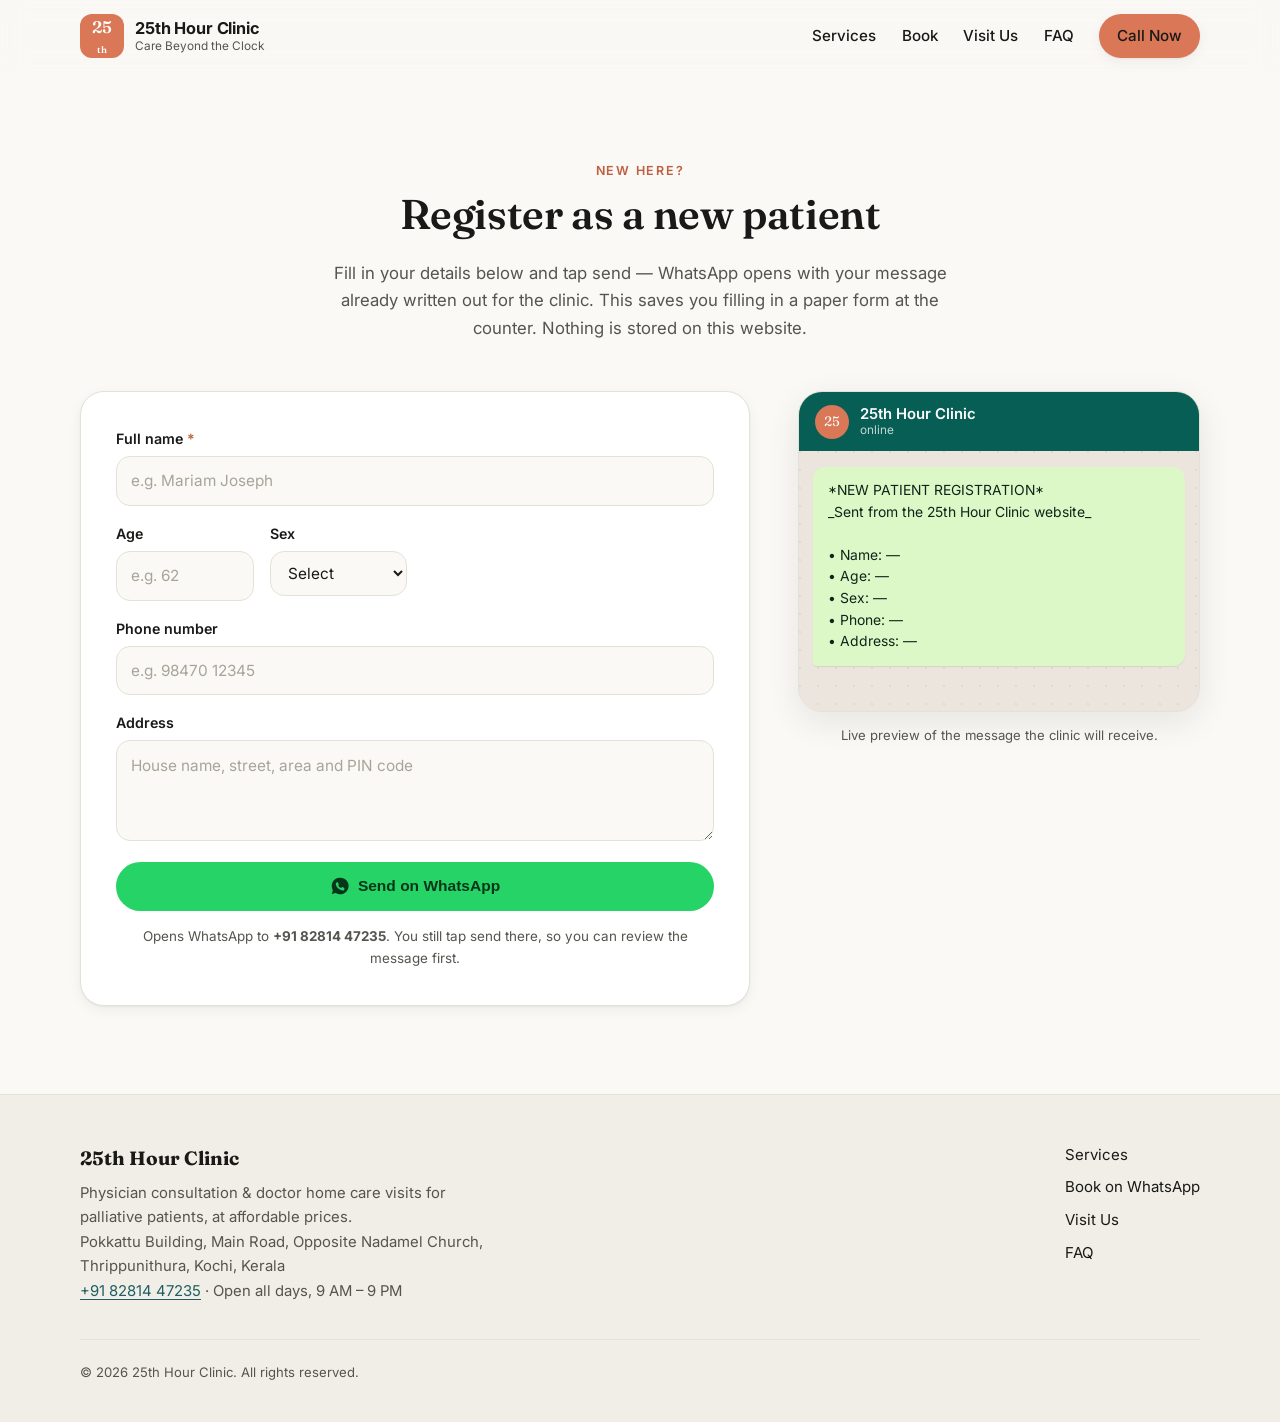
<file: new-patient/index.html>
<!DOCTYPE html>
<html lang="en">
<head>
<meta charset="utf-8">
<meta name="viewport" content="width=device-width, initial-scale=1">
<title>New Patient Registration — 25th Hour Clinic</title>
<meta name="description" content="Register as a new patient at 25th Hour Clinic, Thrippunithura. Fill in your details and send them to the clinic on WhatsApp before your visit.">
<meta name="robots" content="noindex, follow">
<meta name="theme-color" content="#D97757">

<link rel="canonical" href="https://25hourclinic.org/new-patient/">
<meta property="og:type" content="website">
<meta property="og:title" content="New Patient Registration — 25th Hour Clinic">
<meta property="og:description" content="Fill in your details and send them to the clinic on WhatsApp before your visit.">
<meta property="og:url" content="https://25hourclinic.org/new-patient/">

<link rel="preconnect" href="https://fonts.googleapis.com">
<link rel="preconnect" href="https://fonts.gstatic.com" crossorigin>
<link href="https://fonts.googleapis.com/css2?family=Fraunces:opsz,wght@9..144,400;9..144,600&family=Inter:wght@400;500;600;700&display=swap" rel="stylesheet">
<link rel="stylesheet" href="../assets/css/styles.css">
<link rel="icon" href="data:image/svg+xml,<svg xmlns='http://www.w3.org/2000/svg' viewBox='0 0 100 100'><rect width='100' height='100' rx='22' fill='%23D97757'/><path d='M50 26v48M26 50h48' stroke='white' stroke-width='12' stroke-linecap='round'/></svg>">
</head>
<body>

<a class="skip-link" href="#main">Skip to content</a>

<header class="site-header" id="top">
  <div class="wrap header-inner">
    <a class="brand" href="../">
      <span class="brand-mark" aria-hidden="true">25<sup>th</sup></span>
      <span class="brand-text">
        <strong>25th Hour Clinic</strong>
        <small>Care Beyond the Clock</small>
      </span>
    </a>

    <button class="nav-toggle" aria-expanded="false" aria-controls="site-nav" aria-label="Open menu">
      <span></span><span></span><span></span>
    </button>

    <nav class="site-nav" id="site-nav">
      <a href="../#services">Services</a>
      <a href="../#book">Book</a>
      <a href="../#visit">Visit Us</a>
      <a href="../#faq">FAQ</a>
      <a class="btn btn-primary btn-sm" href="tel:+918281447235">Call Now</a>
    </nav>
  </div>
</header>

<main id="main">

  <section class="section" id="new-patient">
    <div class="wrap">
      <header class="section-head">
        <p class="eyebrow">New here?</p>
        <h2>Register as a new patient</h2>
        <p class="section-sub">
          Fill in your details below and tap send — WhatsApp opens with your
          message already written out for the clinic. This saves you filling
          in a paper form at the counter. Nothing is stored on this website.
        </p>
      </header>

      <div class="booking">
        <form class="booking-form" id="new-patient-form" novalidate>

          <div class="field-grid">
            <p class="field field-full">
              <label for="np-name">Full name <span class="req" aria-hidden="true">*</span></label>
              <input type="text" id="np-name" name="name" required autocomplete="name" placeholder="e.g. Mariam Joseph">
            </p>

            <p class="field field-sm">
              <label for="np-age">Age</label>
              <input type="number" id="np-age" name="age" min="0" max="120" inputmode="numeric" placeholder="e.g. 62">
            </p>

            <p class="field field-sm">
              <label for="np-sex">Sex</label>
              <select id="np-sex" name="sex">
                <option value="">Select</option>
                <option>Male</option>
                <option>Female</option>
                <option>Other</option>
              </select>
            </p>

            <p class="field field-full">
              <label for="np-phone">Phone number</label>
              <input type="tel" id="np-phone" name="phone" inputmode="tel"
                     autocomplete="tel" placeholder="e.g. 98470 12345">
            </p>

            <p class="field field-full">
              <label for="np-address">Address</label>
              <textarea id="np-address" name="address" rows="3"
                placeholder="House name, street, area and PIN code"></textarea>
            </p>
          </div>

          <p class="form-error" id="np-form-error" role="alert" hidden></p>

          <button type="submit" class="btn btn-whatsapp btn-block">
            <svg viewBox="0 0 24 24" aria-hidden="true" class="wa-icon"><path d="M12 2a10 10 0 0 0-8.6 15l-1.3 4.7 4.8-1.3A10 10 0 1 0 12 2zm5.3 14.1c-.2.6-1.2 1.2-1.7 1.2-.5.1-1 .1-1.6-.1-.4-.1-.9-.3-1.5-.6-2.6-1.1-4.3-3.8-4.5-4-.1-.2-1-1.4-1-2.6s.6-1.8.9-2.1c.2-.2.5-.3.7-.3h.5c.2 0 .4 0 .6.5l.8 1.9c.1.2 0 .4-.1.5l-.3.4c-.1.1-.3.3-.1.6.1.2.6 1 1.3 1.6.9.8 1.6 1 1.9 1.2.2.1.4 0 .5-.1l.6-.8c.2-.2.3-.2.6-.1l1.8.9c.2.1.4.2.5.3.1.2.1.6-.1 1.2z"/></svg>
            Send on WhatsApp
          </button>

          <p class="form-foot">
            Opens WhatsApp to <strong>+91 82814 47235</strong>. You still tap send there,
            so you can review the message first.
          </p>
        </form>

        <aside class="booking-preview">
          <div class="phone-preview">
            <div class="phone-bar">
              <span class="phone-avatar" aria-hidden="true">25</span>
              <span class="phone-name">25th Hour Clinic<small>online</small></span>
            </div>
            <div class="phone-body">
              <div class="bubble" id="np-message-preview">Fill the form to see your message.</div>
            </div>
          </div>
          <p class="preview-note">Live preview of the message the clinic will receive.</p>
        </aside>
      </div>
    </div>
  </section>

</main>

<footer class="site-footer">
  <div class="wrap footer-inner">
    <div class="footer-brand">
      <strong>25th Hour Clinic</strong>
      <p>Physician consultation &amp; doctor home care visits for palliative patients, at affordable prices.</p>
      <p class="footer-contact">
        Pokkattu Building, Main Road, Opposite Nadamel Church, Thrippunithura, Kochi, Kerala<br>
        <a href="tel:+918281447235">+91 82814 47235</a> &middot; Open all days, 9 AM – 9 PM
      </p>
    </div>
    <nav class="footer-nav" aria-label="Footer">
      <a href="../#services">Services</a>
      <a href="../#book">Book on WhatsApp</a>
      <a href="../#visit">Visit Us</a>
      <a href="../#faq">FAQ</a>
    </nav>
  </div>
  <div class="wrap footer-legal">
    <p>&copy; <span id="year">2026</span> 25th Hour Clinic. All rights reserved.</p>
  </div>
</footer>

<div class="fab-bar">
  <a class="fab fab-call" href="tel:+918281447235" aria-label="Call the clinic">
    <svg viewBox="0 0 24 24" aria-hidden="true"><path d="M6.6 10.8a15 15 0 0 0 6.6 6.6l2.2-2.2a1 1 0 0 1 1-.25 11.4 11.4 0 0 0 3.6.58 1 1 0 0 1 1 1V20a1 1 0 0 1-1 1A17 17 0 0 1 3 4a1 1 0 0 1 1-1h3.5a1 1 0 0 1 1 1 11.4 11.4 0 0 0 .58 3.6 1 1 0 0 1-.25 1z"/></svg>
    <span>Call</span>
  </a>
  <a class="fab fab-whatsapp" href="https://wa.me/918281447235" target="_blank" rel="noopener" aria-label="Message the clinic on WhatsApp">
    <svg viewBox="0 0 24 24" aria-hidden="true"><path d="M12 2a10 10 0 0 0-8.6 15l-1.3 4.7 4.8-1.3A10 10 0 1 0 12 2zm5.3 14.1c-.2.6-1.2 1.2-1.7 1.2-.5.1-1 .1-1.6-.1-.4-.1-.9-.3-1.5-.6-2.6-1.1-4.3-3.8-4.5-4-.1-.2-1-1.4-1-2.6s.6-1.8.9-2.1c.2-.2.5-.3.7-.3h.5c.2 0 .4 0 .6.5l.8 1.9c.1.2 0 .4-.1.5l-.3.4c-.1.1-.3.3-.1.6.1.2.6 1 1.3 1.6.9.8 1.6 1 1.9 1.2.2.1.4 0 .5-.1l.6-.8c.2-.2.3-.2.6-.1l1.8.9c.2.1.4.2.5.3.1.2.1.6-.1 1.2z"/></svg>
    <span>WhatsApp</span>
  </a>
</div>

<script src="../assets/js/main.js" defer></script>
<script>
(function () {
  "use strict";
  var CLINIC_WA = "918281447235";
  var form = document.getElementById("new-patient-form");
  if (!form) return;

  var preview = document.getElementById("np-message-preview");
  var errorBox = document.getElementById("np-form-error");

  var val = function (name) {
    var el = form.elements[name];
    if (!el) return "";
    return el.value
      .trim()
      .replace(/\s*\n+\s*/g, function (match, offset, whole) {
        return /[.,;:!?—-]$/.test(whole.slice(0, offset).trim()) ? " " : ", ";
      })
      .replace(/[ \t]{2,}/g, " ");
  };

  var buildMessage = function () {
    var age = val("age");
    var sex = val("sex");
    var lines = [
      "*NEW PATIENT REGISTRATION*",
      "_Sent from the 25th Hour Clinic website_",
      "",
      "• Name: " + (val("name") || "—"),
      "• Age: " + (age || "—"),
      "• Sex: " + (sex || "—"),
      "• Phone: " + (val("phone") || "—"),
      "• Address: " + (val("address") || "—")
    ];
    return lines.join("\n");
  };

  var refreshPreview = function () {
    preview.textContent = buildMessage();
  };

  form.addEventListener("input", refreshPreview);

  form.addEventListener("submit", function (e) {
    e.preventDefault();

    if (!form.checkValidity()) {
      form.classList.add("was-validated");
      var firstInvalid = form.querySelector("input:invalid, select:invalid, textarea:invalid");
      errorBox.textContent = "Please enter your full name before sending.";
      errorBox.hidden = false;
      if (firstInvalid) firstInvalid.focus({ preventScroll: false });
      return;
    }
    errorBox.hidden = true;

    var url = "https://wa.me/" + CLINIC_WA + "?text=" + encodeURIComponent(buildMessage());
    window.open(url, "_blank", "noopener");
  });

  refreshPreview();
})();
</script>
</body>
</html>
</file>
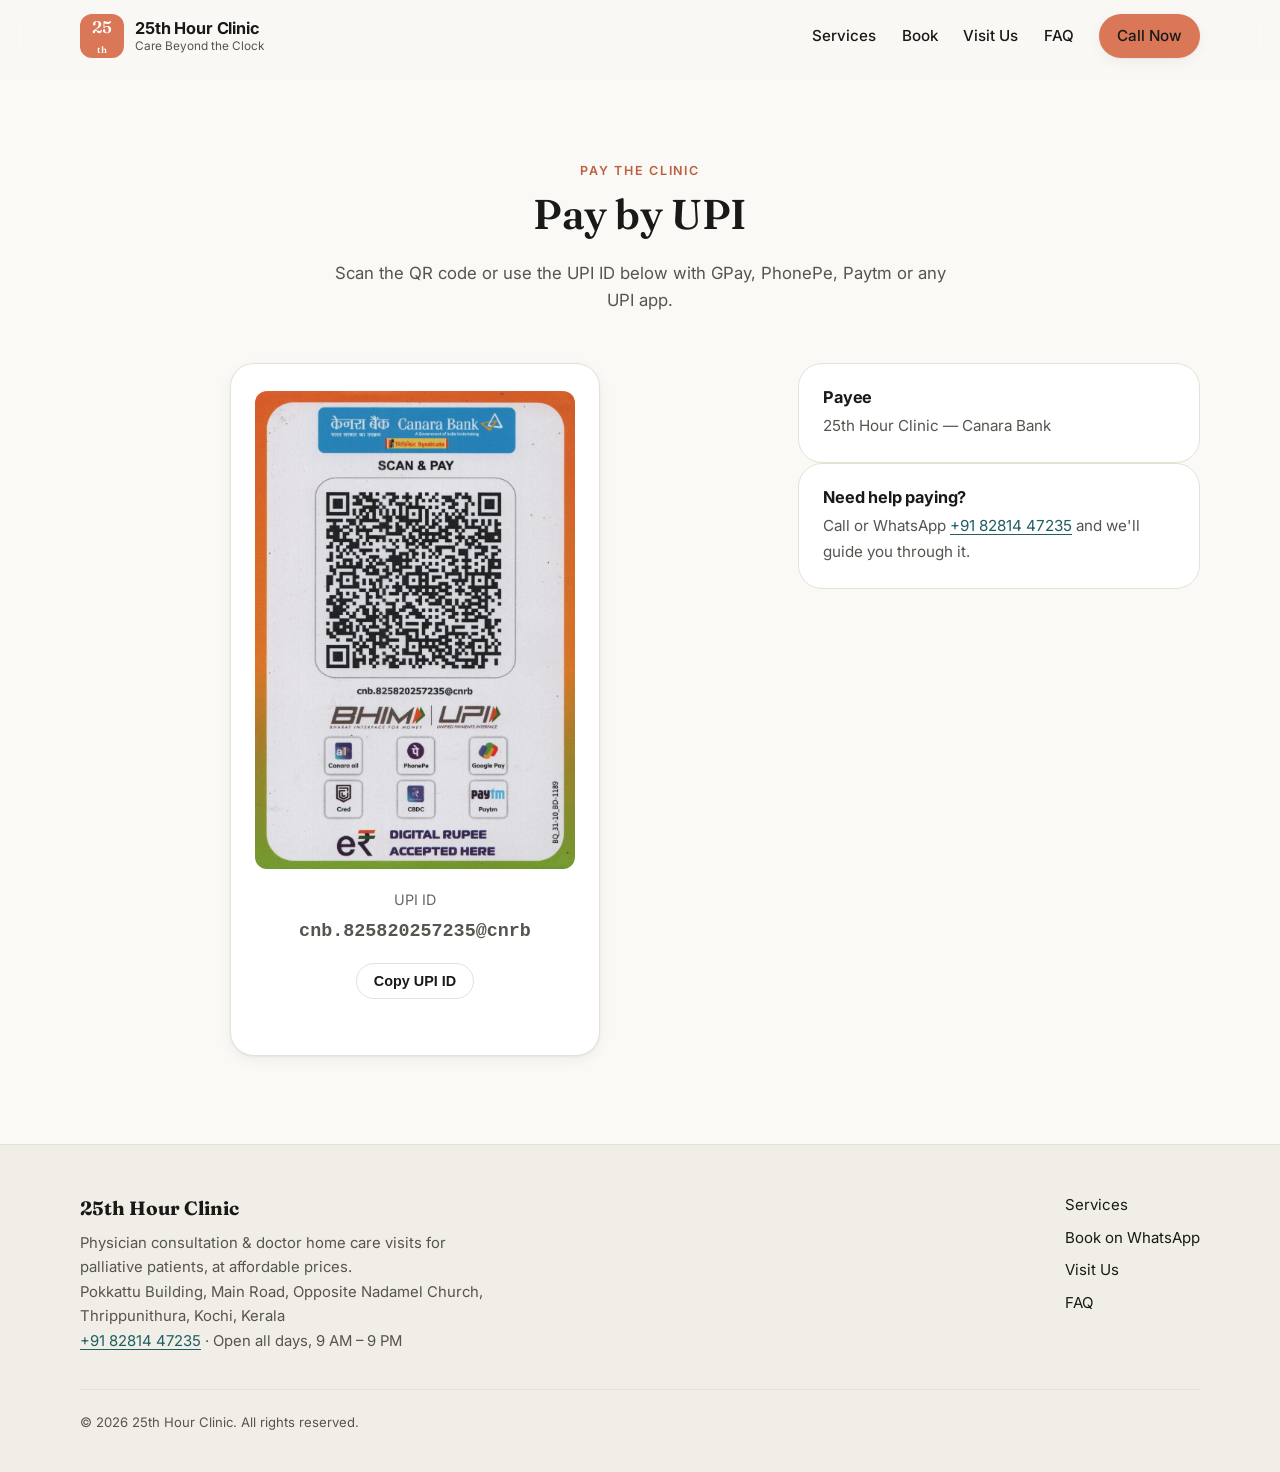
<file: payments/index.html>
<!DOCTYPE html>
<html lang="en">
<head>
<meta charset="utf-8">
<meta name="viewport" content="width=device-width, initial-scale=1">
<title>Pay at 25th Hour Clinic — UPI &amp; QR Code | Thrippunithura</title>
<meta name="description" content="Pay 25th Hour Clinic instantly by UPI. Scan the QR code or pay to UPI ID cnb.825820257235@cnrb using GPay, PhonePe, Paytm or any UPI app.">
<meta name="robots" content="noindex, follow">
<meta name="theme-color" content="#D97757">

<link rel="canonical" href="https://25hourclinic.org/payments/">
<meta property="og:type" content="website">
<meta property="og:title" content="Pay 25th Hour Clinic — UPI &amp; QR Code">
<meta property="og:description" content="Scan the QR code or pay to UPI ID cnb.825820257235@cnrb.">
<meta property="og:url" content="https://25hourclinic.org/payments/">
<meta property="og:image" content="https://25hourclinic.org/assets/img/clinic-payment-qrcode.jpeg">

<link rel="preconnect" href="https://fonts.googleapis.com">
<link rel="preconnect" href="https://fonts.gstatic.com" crossorigin>
<link href="https://fonts.googleapis.com/css2?family=Fraunces:opsz,wght@9..144,400;9..144,600&family=Inter:wght@400;500;600;700&display=swap" rel="stylesheet">
<link rel="stylesheet" href="../assets/css/styles.css">
<link rel="icon" href="data:image/svg+xml,<svg xmlns='http://www.w3.org/2000/svg' viewBox='0 0 100 100'><rect width='100' height='100' rx='22' fill='%23D97757'/><path d='M50 26v48M26 50h48' stroke='white' stroke-width='12' stroke-linecap='round'/></svg>">
</head>
<body>

<a class="skip-link" href="#main">Skip to content</a>

<header class="site-header" id="top">
  <div class="wrap header-inner">
    <a class="brand" href="../">
      <span class="brand-mark" aria-hidden="true">25<sup>th</sup></span>
      <span class="brand-text">
        <strong>25th Hour Clinic</strong>
        <small>Care Beyond the Clock</small>
      </span>
    </a>

    <button class="nav-toggle" aria-expanded="false" aria-controls="site-nav" aria-label="Open menu">
      <span></span><span></span><span></span>
    </button>

    <nav class="site-nav" id="site-nav">
      <a href="../#services">Services</a>
      <a href="../#book">Book</a>
      <a href="../#visit">Visit Us</a>
      <a href="../#faq">FAQ</a>
      <a class="btn btn-primary btn-sm" href="tel:+918281447235">Call Now</a>
    </nav>
  </div>
</header>

<main id="main">

  <section class="section" id="payments">
    <div class="wrap">
      <header class="section-head">
        <p class="eyebrow">Pay the clinic</p>
        <h2>Pay by UPI</h2>
        <p class="section-sub">Scan the QR code or use the UPI ID below with GPay, PhonePe, Paytm or any UPI app.</p>
      </header>

      <div class="booking">
        <div class="card" style="text-align:center; max-width: 380px; margin-inline:auto;">
          <img src="../assets/img/clinic-payment-qrcode.jpeg"
               alt="UPI QR code for 25th Hour Clinic — Canara Bank, scan and pay"
               width="857" height="1280"
               style="width:100%; max-width:320px; height:auto; border-radius: 12px; margin: 0 auto 1.2rem; display:block;">

          <p style="margin: 0 0 .3rem; font-size:.9rem; color: var(--muted, #666);">UPI ID</p>
          <p style="font-family: monospace; font-size: 1.15rem; font-weight:600; margin: 0 0 1rem; word-break: break-all;" id="upi-id">cnb.825820257235@cnrb</p>

          <button type="button" class="btn btn-ghost btn-sm" id="copy-upi">Copy UPI ID</button>
          <p id="copy-status" role="status" style="min-height:1.4em; margin:.6rem 0 0; font-size:.85rem; color: var(--clay-deep);"></p>
        </div>

        <aside class="booking-preview">
          <div class="note">
            <h4>Payee</h4>
            <p>25th Hour Clinic — Canara Bank</p>
          </div>
          <div class="note">
            <h4>Need help paying?</h4>
            <p>Call or WhatsApp <a href="tel:+918281447235">+91 82814 47235</a> and we'll guide you through it.</p>
          </div>
        </aside>
      </div>
    </div>
  </section>

</main>

<footer class="site-footer">
  <div class="wrap footer-inner">
    <div class="footer-brand">
      <strong>25th Hour Clinic</strong>
      <p>Physician consultation &amp; doctor home care visits for palliative patients, at affordable prices.</p>
      <p class="footer-contact">
        Pokkattu Building, Main Road, Opposite Nadamel Church, Thrippunithura, Kochi, Kerala<br>
        <a href="tel:+918281447235">+91 82814 47235</a> &middot; Open all days, 9 AM – 9 PM
      </p>
    </div>
    <nav class="footer-nav" aria-label="Footer">
      <a href="../#services">Services</a>
      <a href="../#book">Book on WhatsApp</a>
      <a href="../#visit">Visit Us</a>
      <a href="../#faq">FAQ</a>
    </nav>
  </div>
  <div class="wrap footer-legal">
    <p>&copy; <span id="year">2026</span> 25th Hour Clinic. All rights reserved.</p>
  </div>
</footer>

<div class="fab-bar">
  <a class="fab fab-call" href="tel:+918281447235" aria-label="Call the clinic">
    <svg viewBox="0 0 24 24" aria-hidden="true"><path d="M6.6 10.8a15 15 0 0 0 6.6 6.6l2.2-2.2a1 1 0 0 1 1-.25 11.4 11.4 0 0 0 3.6.58 1 1 0 0 1 1 1V20a1 1 0 0 1-1 1A17 17 0 0 1 3 4a1 1 0 0 1 1-1h3.5a1 1 0 0 1 1 1 11.4 11.4 0 0 0 .58 3.6 1 1 0 0 1-.25 1z"/></svg>
    <span>Call</span>
  </a>
  <a class="fab fab-whatsapp" href="https://wa.me/918281447235" target="_blank" rel="noopener" aria-label="Message the clinic on WhatsApp">
    <svg viewBox="0 0 24 24" aria-hidden="true"><path d="M12 2a10 10 0 0 0-8.6 15l-1.3 4.7 4.8-1.3A10 10 0 1 0 12 2zm5.3 14.1c-.2.6-1.2 1.2-1.7 1.2-.5.1-1 .1-1.6-.1-.4-.1-.9-.3-1.5-.6-2.6-1.1-4.3-3.8-4.5-4-.1-.2-1-1.4-1-2.6s.6-1.8.9-2.1c.2-.2.5-.3.7-.3h.5c.2 0 .4 0 .6.5l.8 1.9c.1.2 0 .4-.1.5l-.3.4c-.1.1-.3.3-.1.6.1.2.6 1 1.3 1.6.9.8 1.6 1 1.9 1.2.2.1.4 0 .5-.1l.6-.8c.2-.2.3-.2.6-.1l1.8.9c.2.1.4.2.5.3.1.2.1.6-.1 1.2z"/></svg>
    <span>WhatsApp</span>
  </a>
</div>

<script src="../assets/js/main.js" defer></script>
<script>
(function () {
  "use strict";
  var btn = document.getElementById("copy-upi");
  var status = document.getElementById("copy-status");
  var upiId = document.getElementById("upi-id").textContent.trim();
  if (!btn) return;
  btn.addEventListener("click", function () {
    var done = function () { status.textContent = "Copied!"; };
    var fail = function () { status.textContent = upiId; };
    if (navigator.clipboard && navigator.clipboard.writeText) {
      navigator.clipboard.writeText(upiId).then(done, fail);
    } else {
      fail();
    }
  });
})();
</script>
</body>
</html>
</file>
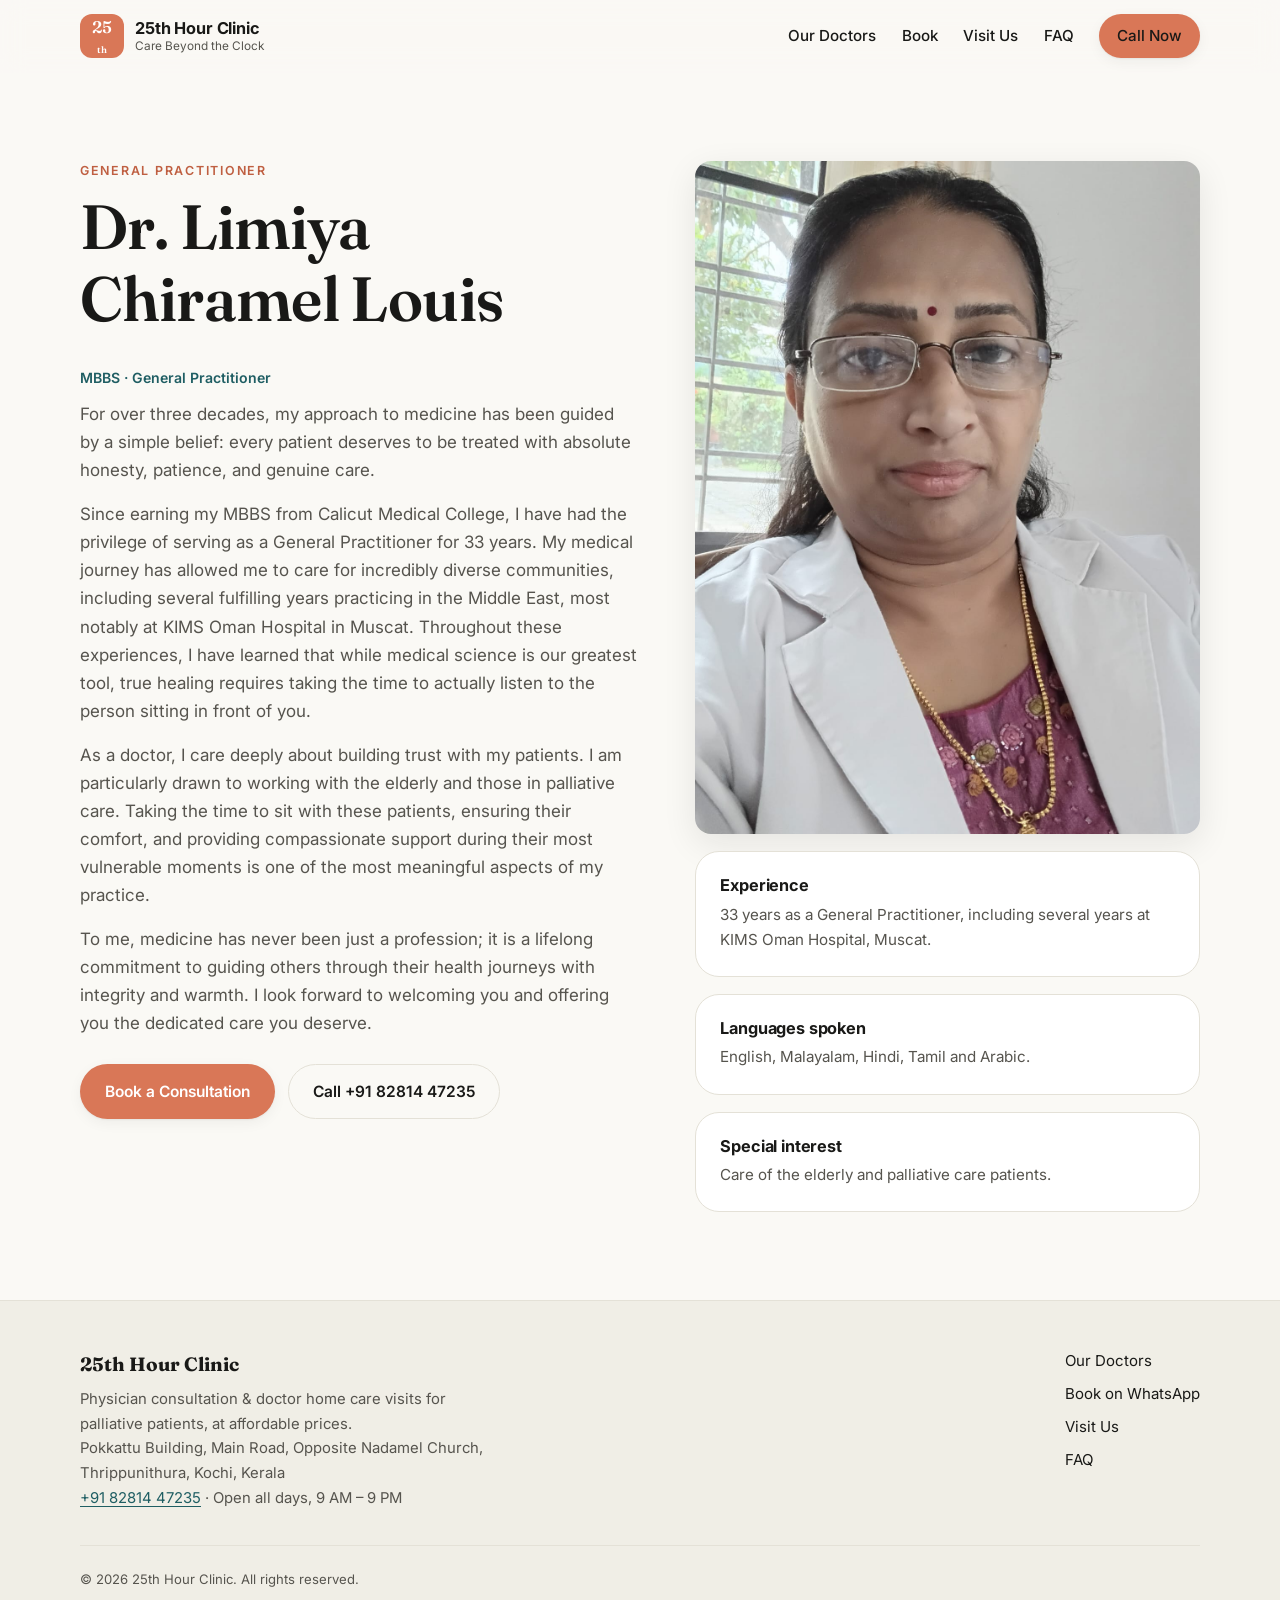
<file: doctors/dr-limiya-chiramel-louis/index.html>
<!DOCTYPE html>
<html lang="en">
<head>
<meta charset="utf-8">
<meta name="viewport" content="width=device-width, initial-scale=1">
<title>Dr. Limiya Chiramel Louis, MBBS — General Practitioner | 25th Hour Clinic</title>
<meta name="description" content="Dr. Limiya Chiramel Louis, MBBS, General Practitioner at 25th Hour Clinic, Thrippunithura. 33 years of experience, including at KIMS Oman Hospital, Muscat. Fluent in English, Malayalam, Hindi, Tamil and Arabic.">
<meta name="theme-color" content="#D97757">

<link rel="canonical" href="https://25hourclinic.org/doctors/dr-limiya-chiramel-louis/">
<meta property="og:type" content="profile">
<meta property="og:title" content="Dr. Limiya Chiramel Louis, MBBS — General Practitioner">
<meta property="og:description" content="33 years of experience as a General Practitioner, including at KIMS Oman Hospital, Muscat. Consults at 25th Hour Clinic, Thrippunithura.">
<meta property="og:url" content="https://25hourclinic.org/doctors/dr-limiya-chiramel-louis/">
<meta property="og:image" content="https://25hourclinic.org/assets/img/drlimiya.jpeg">
<meta name="twitter:card" content="summary_large_image">

<link rel="preconnect" href="https://fonts.googleapis.com">
<link rel="preconnect" href="https://fonts.gstatic.com" crossorigin>
<link href="https://fonts.googleapis.com/css2?family=Fraunces:opsz,wght@9..144,400;9..144,600&family=Inter:wght@400;500;600;700&display=swap" rel="stylesheet">
<link rel="stylesheet" href="../../assets/css/styles.css">
<link rel="icon" href="data:image/svg+xml,<svg xmlns='http://www.w3.org/2000/svg' viewBox='0 0 100 100'><rect width='100' height='100' rx='22' fill='%23D97757'/><path d='M50 26v48M26 50h48' stroke='white' stroke-width='12' stroke-linecap='round'/></svg>">

<script type="application/ld+json">
{
  "@context": "https://schema.org",
  "@type": "Physician",
  "name": "Dr. Limiya Chiramel Louis",
  "image": "https://25hourclinic.org/assets/img/drlimiya.jpeg",
  "url": "https://25hourclinic.org/doctors/dr-limiya-chiramel-louis/",
  "jobTitle": "General Practitioner",
  "medicalSpecialty": "PrimaryCare",
  "hasCredential": { "@type": "EducationalOccupationalCredential", "credentialCategory": "degree", "name": "MBBS, Calicut Medical College" },
  "knowsLanguage": ["English", "Malayalam", "Hindi", "Tamil", "Arabic"],
  "worksFor": {
    "@type": "MedicalClinic",
    "name": "25th Hour Clinic",
    "url": "https://25hourclinic.org/"
  },
  "alumniOf": { "@type": "CollegeOrUniversity", "name": "Calicut Medical College" }
}
</script>
</head>
<body>

<a class="skip-link" href="#main">Skip to content</a>

<header class="site-header" id="top">
  <div class="wrap header-inner">
    <a class="brand" href="../../">
      <span class="brand-mark" aria-hidden="true">25<sup>th</sup></span>
      <span class="brand-text">
        <strong>25th Hour Clinic</strong>
        <small>Care Beyond the Clock</small>
      </span>
    </a>

    <button class="nav-toggle" aria-expanded="false" aria-controls="site-nav" aria-label="Open menu">
      <span></span><span></span><span></span>
    </button>

    <nav class="site-nav" id="site-nav">
      <a href="../../#doctors">Our Doctors</a>
      <a href="../../#book">Book</a>
      <a href="../../#visit">Visit Us</a>
      <a href="../../#faq">FAQ</a>
      <a class="btn btn-primary btn-sm" href="tel:+918281447235">Call Now</a>
    </nav>
  </div>
</header>

<main id="main">

  <section class="section" id="doctor-profile">
    <div class="wrap split">
      <div class="split-copy">
        <p class="eyebrow">General Practitioner</p>
        <h1>Dr. Limiya Chiramel Louis</h1>
        <p class="quals">MBBS &middot; General Practitioner</p>

        <p>
          For over three decades, my approach to medicine has been guided by a
          simple belief: every patient deserves to be treated with absolute
          honesty, patience, and genuine care.
        </p>

        <p>
          Since earning my MBBS from Calicut Medical College, I have had the
          privilege of serving as a General Practitioner for 33 years. My
          medical journey has allowed me to care for incredibly diverse
          communities, including several fulfilling years practicing in the
          Middle East, most notably at KIMS Oman Hospital in Muscat. Throughout
          these experiences, I have learned that while medical science is our
          greatest tool, true healing requires taking the time to actually
          listen to the person sitting in front of you.
        </p>

        <p>
          As a doctor, I care deeply about building trust with my patients. I
          am particularly drawn to working with the elderly and those in
          palliative care. Taking the time to sit with these patients,
          ensuring their comfort, and providing compassionate support during
          their most vulnerable moments is one of the most meaningful aspects
          of my practice.
        </p>

        <p>
          To me, medicine has never been just a profession; it is a lifelong
          commitment to guiding others through their health journeys with
          integrity and warmth. I look forward to welcoming you and offering
          you the dedicated care you deserve.
        </p>

        <div class="hero-actions">
          <a class="btn btn-primary" href="../../#book">Book a Consultation</a>
          <a class="btn btn-ghost" href="tel:+918281447235">Call +91 82814 47235</a>
        </div>
      </div>

      <aside class="split-aside">
        <img src="../../assets/img/drlimiya.jpeg"
             alt="Dr. Limiya Chiramel Louis, MBBS, General Practitioner at 25th Hour Clinic"
             width="1199" height="1599"
             style="width:100%; height:auto; border-radius: 16px; box-shadow: var(--shadow-md);">

        <div class="note">
          <h4>Experience</h4>
          <p>33 years as a General Practitioner, including several years at KIMS Oman Hospital, Muscat.</p>
        </div>

        <div class="note">
          <h4>Languages spoken</h4>
          <p>English, Malayalam, Hindi, Tamil and Arabic.</p>
        </div>

        <div class="note">
          <h4>Special interest</h4>
          <p>Care of the elderly and palliative care patients.</p>
        </div>
      </aside>
    </div>
  </section>

</main>

<footer class="site-footer">
  <div class="wrap footer-inner">
    <div class="footer-brand">
      <strong>25th Hour Clinic</strong>
      <p>Physician consultation &amp; doctor home care visits for palliative patients, at affordable prices.</p>
      <p class="footer-contact">
        Pokkattu Building, Main Road, Opposite Nadamel Church, Thrippunithura, Kochi, Kerala<br>
        <a href="tel:+918281447235">+91 82814 47235</a> &middot; Open all days, 9 AM – 9 PM
      </p>
    </div>
    <nav class="footer-nav" aria-label="Footer">
      <a href="../../#doctors">Our Doctors</a>
      <a href="../../#book">Book on WhatsApp</a>
      <a href="../../#visit">Visit Us</a>
      <a href="../../#faq">FAQ</a>
    </nav>
  </div>
  <div class="wrap footer-legal">
    <p>&copy; <span id="year">2026</span> 25th Hour Clinic. All rights reserved.</p>
  </div>
</footer>

<div class="fab-bar">
  <a class="fab fab-call" href="tel:+918281447235" aria-label="Call the clinic">
    <svg viewBox="0 0 24 24" aria-hidden="true"><path d="M6.6 10.8a15 15 0 0 0 6.6 6.6l2.2-2.2a1 1 0 0 1 1-.25 11.4 11.4 0 0 0 3.6.58 1 1 0 0 1 1 1V20a1 1 0 0 1-1 1A17 17 0 0 1 3 4a1 1 0 0 1 1-1h3.5a1 1 0 0 1 1 1 11.4 11.4 0 0 0 .58 3.6 1 1 0 0 1-.25 1z"/></svg>
    <span>Call</span>
  </a>
  <a class="fab fab-whatsapp" href="https://wa.me/918281447235" target="_blank" rel="noopener" aria-label="Message the clinic on WhatsApp">
    <svg viewBox="0 0 24 24" aria-hidden="true"><path d="M12 2a10 10 0 0 0-8.6 15l-1.3 4.7 4.8-1.3A10 10 0 1 0 12 2zm5.3 14.1c-.2.6-1.2 1.2-1.7 1.2-.5.1-1 .1-1.6-.1-.4-.1-.9-.3-1.5-.6-2.6-1.1-4.3-3.8-4.5-4-.1-.2-1-1.4-1-2.6s.6-1.8.9-2.1c.2-.2.5-.3.7-.3h.5c.2 0 .4 0 .6.5l.8 1.9c.1.2 0 .4-.1.5l-.3.4c-.1.1-.3.3-.1.6.1.2.6 1 1.3 1.6.9.8 1.6 1 1.9 1.2.2.1.4 0 .5-.1l.6-.8c.2-.2.3-.2.6-.1l1.8.9c.2.1.4.2.5.3.1.2.1.6-.1 1.2z"/></svg>
    <span>WhatsApp</span>
  </a>
</div>

<script src="../../assets/js/main.js" defer></script>
</body>
</html>
</file>
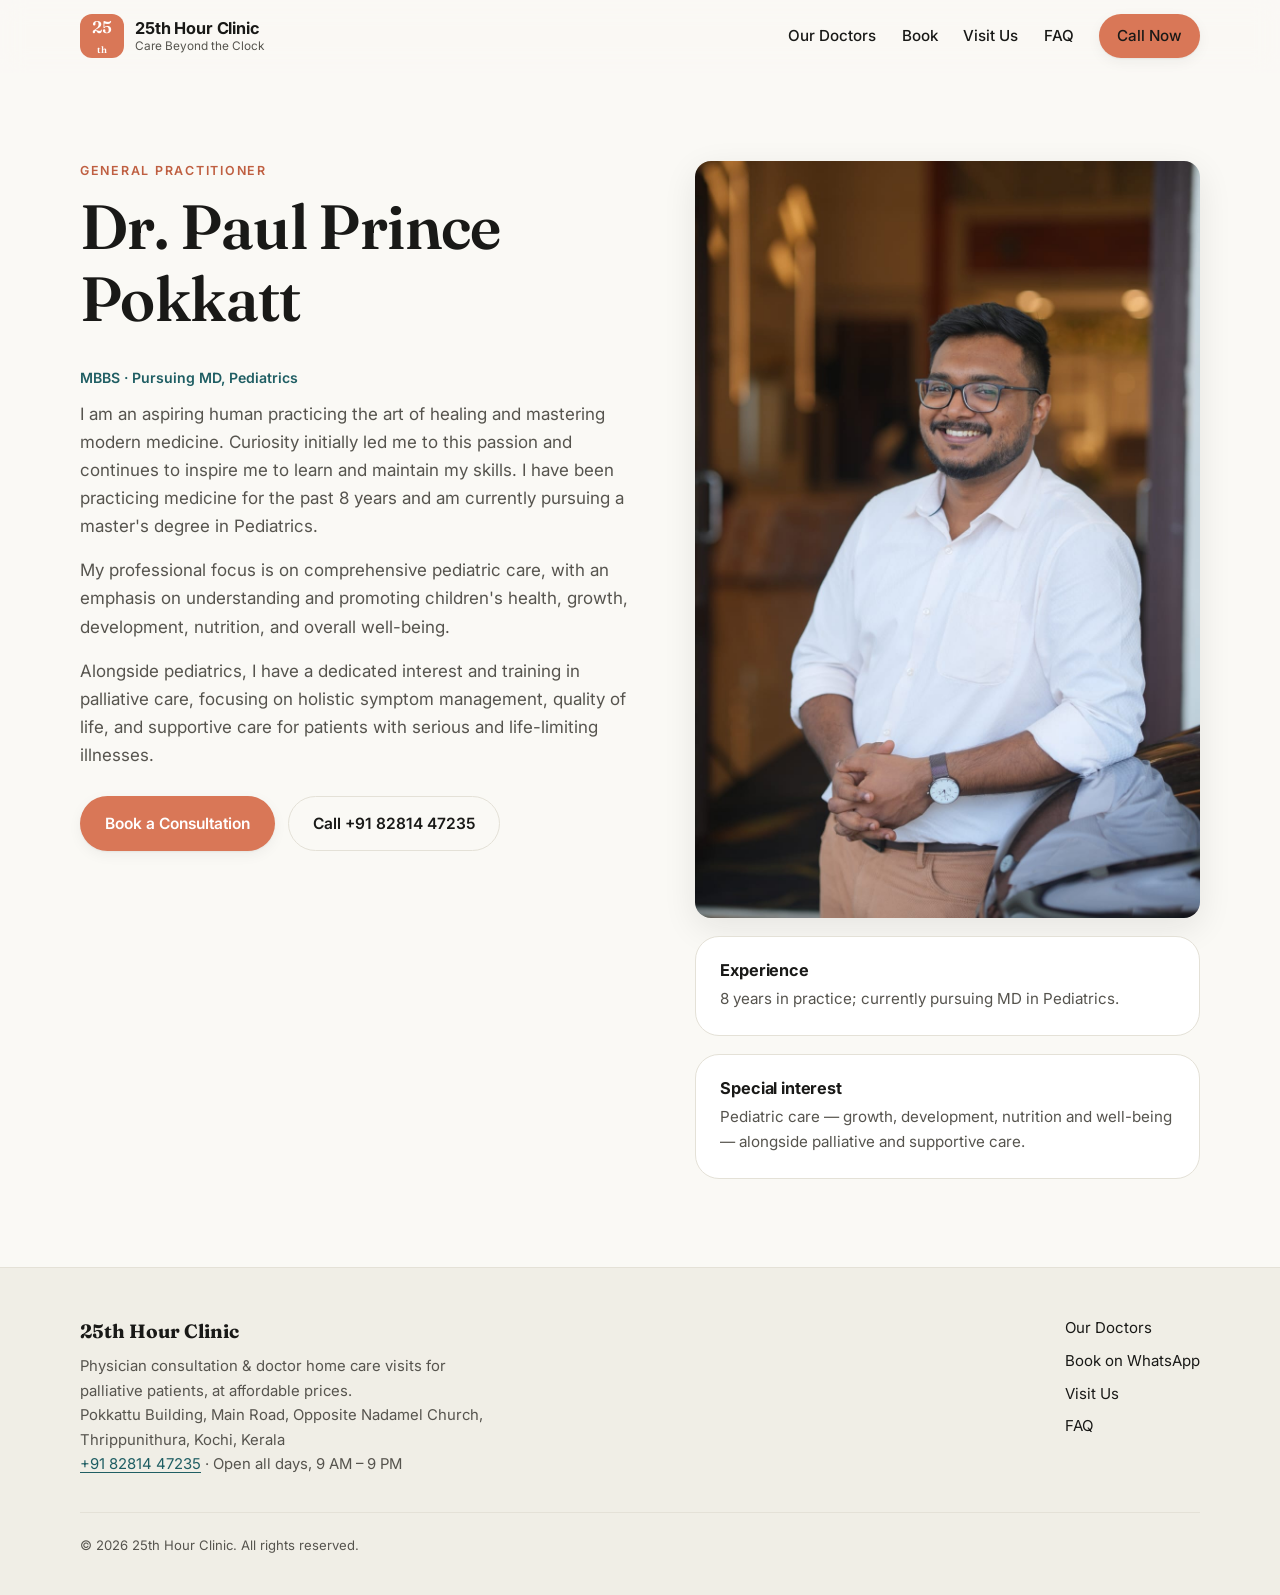
<file: doctors/dr-paul-prince-pokkatt/index.html>
<!DOCTYPE html>
<html lang="en">
<head>
<meta charset="utf-8">
<meta name="viewport" content="width=device-width, initial-scale=1">
<title>Dr. Paul Prince Pokkatt, MBBS — General Practitioner | 25th Hour Clinic</title>
<meta name="description" content="Dr. Paul Prince Pokkatt, MBBS, at 25th Hour Clinic, Thrippunithura. 8 years of practice, pursuing MD Pediatrics, with a dedicated interest in palliative care.">
<meta name="theme-color" content="#D97757">

<link rel="canonical" href="https://25hourclinic.org/doctors/dr-paul-prince-pokkatt/">
<meta property="og:type" content="profile">
<meta property="og:title" content="Dr. Paul Prince Pokkatt, MBBS — General Practitioner">
<meta property="og:description" content="8 years of practice, pursuing a master's degree in Pediatrics, with a dedicated interest in palliative care. Consults at 25th Hour Clinic, Thrippunithura.">
<meta property="og:url" content="https://25hourclinic.org/doctors/dr-paul-prince-pokkatt/">
<meta property="og:image" content="https://25hourclinic.org/assets/img/dr-paul.jpeg">
<meta name="twitter:card" content="summary_large_image">

<link rel="preconnect" href="https://fonts.googleapis.com">
<link rel="preconnect" href="https://fonts.gstatic.com" crossorigin>
<link href="https://fonts.googleapis.com/css2?family=Fraunces:opsz,wght@9..144,400;9..144,600&family=Inter:wght@400;500;600;700&display=swap" rel="stylesheet">
<link rel="stylesheet" href="../../assets/css/styles.css">
<link rel="icon" href="data:image/svg+xml,<svg xmlns='http://www.w3.org/2000/svg' viewBox='0 0 100 100'><rect width='100' height='100' rx='22' fill='%23D97757'/><path d='M50 26v48M26 50h48' stroke='white' stroke-width='12' stroke-linecap='round'/></svg>">

<script type="application/ld+json">
{
  "@context": "https://schema.org",
  "@type": "Physician",
  "name": "Dr. Paul Prince Pokkatt",
  "image": "https://25hourclinic.org/assets/img/dr-paul.jpeg",
  "url": "https://25hourclinic.org/doctors/dr-paul-prince-pokkatt/",
  "jobTitle": "General Practitioner",
  "medicalSpecialty": "PrimaryCare",
  "hasCredential": [
    { "@type": "EducationalOccupationalCredential", "credentialCategory": "degree", "name": "MBBS" },
    { "@type": "EducationalOccupationalCredential", "credentialCategory": "degree", "name": "MD Pediatrics (in progress)" }
  ],
  "worksFor": {
    "@type": "MedicalClinic",
    "name": "25th Hour Clinic",
    "url": "https://25hourclinic.org/"
  }
}
</script>
</head>
<body>

<a class="skip-link" href="#main">Skip to content</a>

<header class="site-header" id="top">
  <div class="wrap header-inner">
    <a class="brand" href="../../">
      <span class="brand-mark" aria-hidden="true">25<sup>th</sup></span>
      <span class="brand-text">
        <strong>25th Hour Clinic</strong>
        <small>Care Beyond the Clock</small>
      </span>
    </a>

    <button class="nav-toggle" aria-expanded="false" aria-controls="site-nav" aria-label="Open menu">
      <span></span><span></span><span></span>
    </button>

    <nav class="site-nav" id="site-nav">
      <a href="../../#doctors">Our Doctors</a>
      <a href="../../#book">Book</a>
      <a href="../../#visit">Visit Us</a>
      <a href="../../#faq">FAQ</a>
      <a class="btn btn-primary btn-sm" href="tel:+918281447235">Call Now</a>
    </nav>
  </div>
</header>

<main id="main">

  <section class="section" id="doctor-profile">
    <div class="wrap split">
      <div class="split-copy">
        <p class="eyebrow">General Practitioner</p>
        <h1>Dr. Paul Prince Pokkatt</h1>
        <p class="quals">MBBS &middot; Pursuing MD, Pediatrics</p>

        <p>
          I am an aspiring human practicing the art of healing and mastering
          modern medicine. Curiosity initially led me to this passion and
          continues to inspire me to learn and maintain my skills. I have been
          practicing medicine for the past 8 years and am currently pursuing a
          master's degree in Pediatrics.
        </p>

        <p>
          My professional focus is on comprehensive pediatric care, with an
          emphasis on understanding and promoting children's health, growth,
          development, nutrition, and overall well-being.
        </p>

        <p>
          Alongside pediatrics, I have a dedicated interest and training in
          palliative care, focusing on holistic symptom management, quality of
          life, and supportive care for patients with serious and
          life-limiting illnesses.
        </p>

        <div class="hero-actions">
          <a class="btn btn-primary" href="../../#book">Book a Consultation</a>
          <a class="btn btn-ghost" href="tel:+918281447235">Call +91 82814 47235</a>
        </div>
      </div>

      <aside class="split-aside">
        <img src="../../assets/img/dr-paul.jpeg"
             alt="Dr. Paul Prince Pokkatt, MBBS, General Practitioner at 25th Hour Clinic"
             width="1066" height="1600"
             style="width:100%; height:auto; border-radius: 16px; box-shadow: var(--shadow-md);">

        <div class="note">
          <h4>Experience</h4>
          <p>8 years in practice; currently pursuing MD in Pediatrics.</p>
        </div>

        <div class="note">
          <h4>Special interest</h4>
          <p>Pediatric care — growth, development, nutrition and well-being — alongside palliative and supportive care.</p>
        </div>
      </aside>
    </div>
  </section>

</main>

<footer class="site-footer">
  <div class="wrap footer-inner">
    <div class="footer-brand">
      <strong>25th Hour Clinic</strong>
      <p>Physician consultation &amp; doctor home care visits for palliative patients, at affordable prices.</p>
      <p class="footer-contact">
        Pokkattu Building, Main Road, Opposite Nadamel Church, Thrippunithura, Kochi, Kerala<br>
        <a href="tel:+918281447235">+91 82814 47235</a> &middot; Open all days, 9 AM – 9 PM
      </p>
    </div>
    <nav class="footer-nav" aria-label="Footer">
      <a href="../../#doctors">Our Doctors</a>
      <a href="../../#book">Book on WhatsApp</a>
      <a href="../../#visit">Visit Us</a>
      <a href="../../#faq">FAQ</a>
    </nav>
  </div>
  <div class="wrap footer-legal">
    <p>&copy; <span id="year">2026</span> 25th Hour Clinic. All rights reserved.</p>
  </div>
</footer>

<div class="fab-bar">
  <a class="fab fab-call" href="tel:+918281447235" aria-label="Call the clinic">
    <svg viewBox="0 0 24 24" aria-hidden="true"><path d="M6.6 10.8a15 15 0 0 0 6.6 6.6l2.2-2.2a1 1 0 0 1 1-.25 11.4 11.4 0 0 0 3.6.58 1 1 0 0 1 1 1V20a1 1 0 0 1-1 1A17 17 0 0 1 3 4a1 1 0 0 1 1-1h3.5a1 1 0 0 1 1 1 11.4 11.4 0 0 0 .58 3.6 1 1 0 0 1-.25 1z"/></svg>
    <span>Call</span>
  </a>
  <a class="fab fab-whatsapp" href="https://wa.me/918281447235" target="_blank" rel="noopener" aria-label="Message the clinic on WhatsApp">
    <svg viewBox="0 0 24 24" aria-hidden="true"><path d="M12 2a10 10 0 0 0-8.6 15l-1.3 4.7 4.8-1.3A10 10 0 1 0 12 2zm5.3 14.1c-.2.6-1.2 1.2-1.7 1.2-.5.1-1 .1-1.6-.1-.4-.1-.9-.3-1.5-.6-2.6-1.1-4.3-3.8-4.5-4-.1-.2-1-1.4-1-2.6s.6-1.8.9-2.1c.2-.2.5-.3.7-.3h.5c.2 0 .4 0 .6.5l.8 1.9c.1.2 0 .4-.1.5l-.3.4c-.1.1-.3.3-.1.6.1.2.6 1 1.3 1.6.9.8 1.6 1 1.9 1.2.2.1.4 0 .5-.1l.6-.8c.2-.2.3-.2.6-.1l1.8.9c.2.1.4.2.5.3.1.2.1.6-.1 1.2z"/></svg>
    <span>WhatsApp</span>
  </a>
</div>

<script src="../../assets/js/main.js" defer></script>
</body>
</html>
</file>
<file: assets/css/styles.css>
/* ==========================================================================
   25th Hour Clinic — stylesheet
   Palette: Claude brand (clay / cream / ink) + a clinical teal for trust cues.
   ========================================================================== */

:root {
  /* Claude-inspired core */
  --clay:        #D97757;   /* Claude "book cloth" orange — primary accent */
  --clay-deep:   #BF5F41;
  --clay-tint:   #F5E3DB;
  --cream:       #FAF9F5;   /* page background */
  --sand:        #F0EEE6;   /* alternating band */
  --ink:         #191917;   /* headings */
  --ink-soft:    #56544E;   /* body copy */
  --line:        #E4E1D7;

  /* Clinical accent */
  --teal:        #1F5E63;
  --teal-soft:   #E3EEEE;

  --radius:      14px;
  --radius-lg:   24px;
  --shadow-sm:   0 1px 2px rgba(25,25,23,.05), 0 4px 14px rgba(25,25,23,.05);
  --shadow-md:   0 10px 34px rgba(25,25,23,.09);

  --wrap:        1120px;
  --sans: "Inter", system-ui, -apple-system, "Segoe UI", Roboto, sans-serif;
  --serif: "Fraunces", Georgia, "Times New Roman", serif;
}

/* ── Base ─────────────────────────────────────────────── */
*, *::before, *::after { box-sizing: border-box; }

html { scroll-behavior: smooth; scroll-padding-top: 88px; }

body {
  margin: 0;
  background: var(--cream);
  color: var(--ink-soft);
  font-family: var(--sans);
  font-size: 17px;
  line-height: 1.65;
  -webkit-font-smoothing: antialiased;
}

h1, h2, h3, h4 {
  font-family: var(--serif);
  color: var(--ink);
  line-height: 1.15;
  margin: 0 0 .5em;
  font-weight: 600;
  letter-spacing: -.01em;
}
h1 { font-size: clamp(2.3rem, 5.4vw, 3.9rem); }
h2 { font-size: clamp(1.8rem, 3.6vw, 2.6rem); }
h3 { font-size: 1.24rem; }
h4 { font-size: 1.02rem; font-family: var(--sans); font-weight: 700; }

p { margin: 0 0 1rem; }
a { color: var(--teal); text-decoration-thickness: 1px; text-underline-offset: 3px; }
a:hover { color: var(--clay-deep); }
img, svg, iframe { max-width: 100%; }

.wrap { width: min(100% - 2.5rem, var(--wrap)); margin-inline: auto; }

.skip-link {
  position: absolute; left: -9999px; top: 0; z-index: 100;
  background: var(--ink); color: #fff; padding: .7rem 1.1rem; border-radius: 0 0 8px 0;
}
.skip-link:focus { left: 0; }

:focus-visible { outline: 3px solid var(--clay); outline-offset: 3px; border-radius: 4px; }

.eyebrow {
  font-size: .78rem; font-weight: 600; letter-spacing: .14em;
  text-transform: uppercase; color: var(--clay-deep); margin: 0 0 .6rem;
}

/* ── Buttons ──────────────────────────────────────────── */
.btn {
  display: inline-flex; align-items: center; gap: .5rem;
  padding: .85rem 1.5rem; border-radius: 999px;
  font-weight: 600; font-size: .97rem; text-decoration: none;
  border: 1.5px solid transparent; cursor: pointer;
  transition: transform .16s ease, background .2s ease, border-color .2s ease, box-shadow .2s ease;
}
.btn:hover { transform: translateY(-2px); }
.btn-primary { background: var(--clay); color: #fff; box-shadow: var(--shadow-sm); }
.btn-primary:hover { background: var(--clay-deep); color: #fff; }
.btn-ghost { border-color: var(--line); color: var(--ink); background: transparent; }
.btn-ghost:hover { border-color: var(--clay); color: var(--clay-deep); }
.btn-light { background: var(--cream); color: var(--ink); }
.btn-light:hover { background: #fff; color: var(--clay-deep); }
.btn-sm { padding: .55rem 1.05rem; font-size: .9rem; }

/* ── Header ───────────────────────────────────────────── */
.site-header {
  position: sticky; top: 0; z-index: 50;
  background: rgba(250,249,245,.86);
  backdrop-filter: saturate(180%) blur(12px);
  border-bottom: 1px solid transparent;
  transition: border-color .25s ease, box-shadow .25s ease;
}
.site-header.is-stuck { border-color: var(--line); box-shadow: 0 2px 20px rgba(25,25,23,.05); }

.header-inner { display: flex; align-items: center; justify-content: space-between; gap: 1rem; padding: .85rem 0; }

.brand { display: flex; align-items: center; gap: .7rem; text-decoration: none; color: inherit; }
.brand-mark {
  width: 44px; height: 44px; flex: none;
  display: grid; place-items: center;
  background: var(--clay); color: #fff;
  border-radius: 12px; font-family: var(--serif); font-weight: 600; font-size: 1.05rem;
}
.brand-mark sup { font-size: .55em; }
.brand-text { display: flex; flex-direction: column; line-height: 1.25; }
.brand-text strong { color: var(--ink); font-size: 1.02rem; letter-spacing: -.01em; }
.brand-text small { color: var(--ink-soft); font-size: .74rem; }

.site-nav { display: flex; align-items: center; gap: 1.6rem; }
.site-nav a {
  color: var(--ink); text-decoration: none; font-size: .95rem; font-weight: 500;
}
.site-nav a:not(.btn):hover { color: var(--clay-deep); }

.nav-toggle {
  display: none; width: 44px; height: 44px; border: 1px solid var(--line);
  background: transparent; border-radius: 12px; padding: 0;
  flex-direction: column; align-items: center; justify-content: center; gap: 5px;
}
.nav-toggle span { display: block; width: 18px; height: 2px; background: var(--ink); border-radius: 2px; transition: transform .2s ease, opacity .2s ease; }
.nav-toggle[aria-expanded="true"] span:nth-child(1) { transform: translateY(7px) rotate(45deg); }
.nav-toggle[aria-expanded="true"] span:nth-child(2) { opacity: 0; }
.nav-toggle[aria-expanded="true"] span:nth-child(3) { transform: translateY(-7px) rotate(-45deg); }

/* ── Hero ─────────────────────────────────────────────── */
.hero {
  padding: clamp(3rem, 8vw, 6rem) 0 clamp(3rem, 7vw, 5.5rem);
  background:
    radial-gradient(900px 420px at 88% -10%, var(--clay-tint), transparent 65%),
    radial-gradient(700px 400px at 5% 105%, var(--teal-soft), transparent 60%);
}
.hero-inner { display: grid; grid-template-columns: 1.15fr .85fr; gap: clamp(2rem, 5vw, 4rem); align-items: center; }
.hero h1 em { font-style: italic; color: var(--clay-deep); }
.lede { font-size: 1.12rem; max-width: 34rem; }
.hero-actions { display: flex; flex-wrap: wrap; gap: .8rem; margin: 1.7rem 0 2rem; }

.hero-badges { list-style: none; display: flex; flex-wrap: wrap; gap: .5rem .6rem; padding: 0; margin: 0; }
.hero-badges li {
  background: #fff; border: 1px solid var(--line); border-radius: 999px;
  padding: .42rem .9rem; font-size: .84rem; box-shadow: var(--shadow-sm);
}
.hero-badges strong { color: var(--ink); }

.hero-card { display: grid; gap: 1rem; }
.pulse-card {
  background: #fff; border: 1px solid var(--line); border-radius: var(--radius-lg);
  padding: 1.6rem 1.4rem 1.2rem; box-shadow: var(--shadow-md);
}
.pulse { width: 100%; height: 110px; }
.pulse path {
  fill: none; stroke: var(--clay); stroke-width: 3;
  stroke-linecap: round; stroke-linejoin: round;
  stroke-dasharray: 460; stroke-dashoffset: 460;
  animation: trace 3.2s ease-in-out infinite;
}
@keyframes trace {
  0%   { stroke-dashoffset: 460; }
  55%  { stroke-dashoffset: 0; }
  100% { stroke-dashoffset: 0; opacity: .25; }
}
.pulse-meta { display: flex; align-items: center; gap: .55rem; font-size: .88rem; color: var(--ink-soft); border-top: 1px solid var(--line); padding-top: .9rem; margin-top: .4rem; }
.dot { width: 9px; height: 9px; border-radius: 50%; background: #3fae6a; box-shadow: 0 0 0 4px rgba(63,174,106,.16); }

.stat-strip { display: grid; grid-template-columns: repeat(3, 1fr); gap: .6rem; }
.stat-strip div {
  background: var(--sand); border-radius: var(--radius); padding: .9rem .6rem; text-align: center;
}
.stat-strip b { display: block; font-family: var(--serif); font-size: 1.5rem; color: var(--ink); }
.stat-strip span { font-size: .74rem; color: var(--ink-soft); }

/* ── Sections ─────────────────────────────────────────── */
.section { padding: clamp(3.2rem, 7vw, 5.5rem) 0; }
.band { background: var(--sand); }
.section-head { max-width: 40rem; margin: 0 auto clamp(2rem, 4vw, 3rem); text-align: center; }
.section-sub { font-size: 1.05rem; margin: 0; }

/* Cards */
.cards { display: grid; grid-template-columns: repeat(auto-fit, minmax(255px, 1fr)); gap: 1.1rem; }
.card {
  background: #fff; border: 1px solid var(--line); border-radius: var(--radius-lg);
  padding: 1.7rem 1.5rem; box-shadow: var(--shadow-sm);
  transition: transform .22s ease, box-shadow .22s ease, border-color .22s ease;
}
.card:hover { transform: translateY(-4px); box-shadow: var(--shadow-md); border-color: var(--clay-tint); }
.card p { margin: 0; font-size: .96rem; }
.card-icon {
  width: 46px; height: 46px; border-radius: 13px; display: grid; place-items: center;
  background: var(--clay-tint); margin-bottom: 1.1rem;
}
.card-icon svg { width: 23px; height: 23px; fill: none; stroke: var(--clay-deep); stroke-width: 1.9; stroke-linecap: round; stroke-linejoin: round; }

/* Split layout */
.split { display: grid; grid-template-columns: 1.05fr .95fr; gap: clamp(2rem, 5vw, 3.6rem); align-items: start; }
.split-copy h2 { margin-bottom: .7rem; }

.checklist { list-style: none; padding: 0; margin: 1.4rem 0 1.9rem; display: grid; gap: .7rem; }
.checklist li { position: relative; padding-left: 2rem; }
.checklist li::before {
  content: ""; position: absolute; left: 0; top: .32em;
  width: 20px; height: 20px; border-radius: 50%;
  background: var(--teal-soft) url("data:image/svg+xml,%3Csvg xmlns='http://www.w3.org/2000/svg' viewBox='0 0 24 24' fill='none' stroke='%231F5E63' stroke-width='3' stroke-linecap='round' stroke-linejoin='round'%3E%3Cpath d='M20 6 9 17l-5-5'/%3E%3C/svg%3E") center/12px no-repeat;
}

.split-aside { display: grid; gap: 1.1rem; }
.quote {
  margin: 0; background: var(--teal); color: #fff;
  border-radius: var(--radius-lg); padding: 1.9rem 1.7rem;
}
.quote p { margin: 0; font-family: var(--serif); font-size: 1.3rem; line-height: 1.4; font-style: italic; }
.note { background: #fff; border: 1px solid var(--line); border-radius: var(--radius-lg); padding: 1.5rem; }
.note h4 { margin-bottom: .4rem; color: var(--ink); }
.note p { margin: 0; font-size: .95rem; }

/* Doctors */
.doctors { display: grid; grid-template-columns: repeat(auto-fit, minmax(255px, 1fr)); gap: 1.1rem; }
.doctor {
  background: #fff; border: 1px solid var(--line); border-radius: var(--radius-lg);
  padding: 1.9rem 1.5rem; text-align: center; box-shadow: var(--shadow-sm);
  transition: transform .22s ease, box-shadow .22s ease;
}
.doctor:hover { transform: translateY(-4px); box-shadow: var(--shadow-md); }
.avatar {
  width: 76px; height: 76px; margin: 0 auto 1.1rem; border-radius: 50%;
  display: grid; place-items: center;
  background: linear-gradient(140deg, var(--clay), var(--clay-deep));
  color: #fff; font-family: var(--serif); font-size: 1.5rem; letter-spacing: .02em;
}
.doctor h3 { margin-bottom: .25rem; }
.quals { color: var(--teal); font-weight: 600; font-size: .88rem; margin-bottom: .7rem; }
.doctor-note { font-size: .93rem; margin: 0; }

/* ── Areas we serve ───────────────────────────────────── */
.area-groups { display: grid; grid-template-columns: repeat(auto-fit, minmax(255px, 1fr)); gap: 1.1rem; }
.area-group {
  background: #fff; border: 1px solid var(--line); border-radius: var(--radius-lg);
  padding: 1.6rem 1.5rem; box-shadow: var(--shadow-sm);
  transition: transform .22s ease, box-shadow .22s ease, border-color .22s ease;
}
.area-group:hover { transform: translateY(-4px); box-shadow: var(--shadow-md); border-color: var(--clay-tint); }
.area-group h3 { margin-bottom: .3rem; font-size: 1.08rem; }
.area-note { margin: 0 0 1.1rem; font-size: .88rem; color: var(--ink-soft); }
.area-list {
  list-style: none; padding: 0; margin: 0;
  display: flex; flex-wrap: wrap; gap: .45rem;
}
.area-list li {
  background: var(--teal-soft); color: var(--teal);
  border-radius: 999px; padding: .3rem .7rem;
  font-size: .86rem; font-weight: 500; line-height: 1.3;
}
.area-foot {
  max-width: 44rem; margin: clamp(1.6rem, 3vw, 2.4rem) auto 0;
  text-align: center; font-size: .97rem;
}

/* ── Photo gallery ────────────────────────────────────── */
.gallery { display: grid; grid-template-columns: repeat(4, 1fr); gap: .9rem; }
.shot {
  position: relative; margin: 0; overflow: hidden;
  border-radius: var(--radius-lg); background: var(--cream);
  border: 1px solid var(--line); box-shadow: var(--shadow-sm);
  grid-column: span 2;
}
.shot-wide { grid-column: span 4; }
.shot[hidden] { display: none; }

.shot img {
  display: block; width: 100%; height: 100%; object-fit: cover;
  aspect-ratio: 16 / 10; transition: transform .5s ease;
}
.shot-wide img { aspect-ratio: 21 / 9; }
.shot:hover img { transform: scale(1.04); }

.shot figcaption {
  position: absolute; inset: auto 0 0 0; padding: 1.6rem .95rem .8rem;
  color: #fff; font-size: .87rem; font-weight: 500;
  background: linear-gradient(transparent, rgba(25,25,23,.72));
}


/* ── WhatsApp booking form ────────────────────────────── */
.booking { display: grid; grid-template-columns: 1.25fr .75fr; gap: clamp(1.5rem, 4vw, 3rem); align-items: start; }

.booking-form {
  background: #fff; border: 1px solid var(--line); border-radius: var(--radius-lg);
  padding: clamp(1.4rem, 3vw, 2.2rem); box-shadow: var(--shadow-sm);
}

.field-group { border: 0; padding: 0; margin: 0 0 1.4rem; }
.field-group legend { padding: 0; font-weight: 600; color: var(--ink); font-size: .93rem; margin-bottom: .7rem; }

.choice-row { display: grid; grid-template-columns: 1fr 1fr; gap: .7rem; }
.choice { position: relative; display: block; cursor: pointer; }
.choice input { position: absolute; opacity: 0; inset: 0; }
.choice span {
  display: block; padding: .9rem 1rem; border: 1.5px solid var(--line);
  border-radius: var(--radius); background: var(--cream);
  transition: border-color .18s ease, background .18s ease, box-shadow .18s ease;
}
.choice strong { display: block; color: var(--ink); font-size: .96rem; }
.choice small { color: var(--ink-soft); font-size: .8rem; }
.choice input:checked + span { border-color: var(--clay); background: var(--clay-tint); box-shadow: var(--shadow-sm); }
.choice input:focus-visible + span { outline: 3px solid var(--clay); outline-offset: 2px; }

.field-grid { display: grid; grid-template-columns: repeat(4, 1fr); gap: 1rem; }
.field { grid-column: span 2; margin: 0; display: flex; flex-direction: column; gap: .35rem; }
.field-sm { grid-column: span 1; }
.field-full { grid-column: 1 / -1; }
.field[hidden] { display: none; }

.field label { font-weight: 600; color: var(--ink); font-size: .89rem; }
.req { color: var(--clay-deep); }
.hint { font-weight: 400; color: var(--ink-soft); font-size: .82em; }

.field input, .field select, .field textarea {
  width: 100%; font: inherit; font-size: .96rem; color: var(--ink);
  background: var(--cream); border: 1.5px solid var(--line);
  border-radius: var(--radius); padding: .7rem .85rem;
  transition: border-color .18s ease, background .18s ease;
}
.field textarea { resize: vertical; min-height: 5rem; }
.field input:focus, .field select:focus, .field textarea:focus {
  background: #fff; border-color: var(--clay); outline: none;
  box-shadow: 0 0 0 3px rgba(217,119,87,.16);
}
.field input::placeholder, .field textarea::placeholder { color: #a8a49a; }
.booking-form.was-validated :invalid { border-color: #c2453a; }

.form-error {
  margin: 1.2rem 0 0; padding: .8rem 1rem; border-radius: var(--radius);
  background: #fdeceb; color: #9c2f26; font-size: .92rem; border: 1px solid #f3c9c5;
}
.btn-block { width: 100%; justify-content: center; margin-top: 1.3rem; }
.wa-icon { width: 20px; height: 20px; fill: currentColor; }
.form-foot { font-size: .84rem; margin: .9rem 0 0; text-align: center; color: var(--ink-soft); }

/* Phone-style live preview */
.booking-preview { position: sticky; top: 96px; }
.phone-preview {
  background: #ECE5DD; border-radius: var(--radius-lg); overflow: hidden;
  border: 1px solid var(--line); box-shadow: var(--shadow-md);
}
.phone-bar { display: flex; align-items: center; gap: .7rem; background: #075E54; color: #fff; padding: .8rem 1rem; }
.phone-avatar {
  width: 34px; height: 34px; border-radius: 50%; background: var(--clay);
  display: grid; place-items: center; font-family: var(--serif); font-size: .85rem; flex: none;
}
.phone-name { display: flex; flex-direction: column; font-weight: 600; font-size: .93rem; line-height: 1.2; }
.phone-name small { font-weight: 400; opacity: .75; font-size: .74rem; }

.phone-body {
  padding: 1rem .9rem 1.4rem; min-height: 260px; max-height: 460px; overflow-y: auto;
  background-image: radial-gradient(circle at 1px 1px, rgba(7,94,84,.07) 1px, transparent 0);
  background-size: 18px 18px;
}
.bubble {
  background: #DCF8C6; border-radius: 12px 12px 12px 4px;
  padding: .8rem .9rem; font-size: .87rem; line-height: 1.55; color: #10241b;
  white-space: pre-wrap; word-break: break-word;
  box-shadow: 0 1px 1px rgba(0,0,0,.08); max-width: 100%;
}
.preview-note { font-size: .82rem; text-align: center; margin: .8rem 0 0; color: var(--ink-soft); }

/* ── FAQ ──────────────────────────────────────────────── */
.faq-list { max-width: 46rem; margin-inline: auto; display: grid; gap: .7rem; }
.faq {
  background: #fff; border: 1px solid var(--line); border-radius: var(--radius);
  padding: 0 1.2rem; box-shadow: var(--shadow-sm);
  transition: border-color .18s ease;
}
.faq[open] { border-color: var(--clay-tint); }
.faq summary {
  cursor: pointer; list-style: none; padding: 1.05rem 2rem 1.05rem 0;
  font-weight: 600; color: var(--ink); font-size: 1rem; position: relative;
}
.faq summary::-webkit-details-marker { display: none; }
.faq summary::after {
  content: ""; position: absolute; right: .2rem; top: 50%;
  width: 10px; height: 10px; margin-top: -6px;
  border-right: 2px solid var(--clay); border-bottom: 2px solid var(--clay);
  transform: rotate(45deg); transition: transform .2s ease;
}
.faq[open] summary::after { transform: rotate(-135deg); margin-top: -2px; }
.faq p { margin: 0 0 1.1rem; font-size: .96rem; }
.faq-foot { text-align: center; margin: 1.8rem 0 0; font-size: .95rem; }

/* Contact */
.contact-list { margin: 1.5rem 0 1.8rem; display: grid; gap: 1.1rem; }
.contact-list div { display: grid; grid-template-columns: 9.5rem 1fr; gap: .5rem; align-items: start; }
.contact-list dt { font-weight: 600; color: var(--ink); font-size: .93rem; }
.contact-list dd { margin: 0; font-size: .97rem; }

.map-frame {
  border-radius: var(--radius-lg); overflow: hidden;
  border: 1px solid var(--line); box-shadow: var(--shadow-md); background: #fff;
}
.map-frame iframe { display: block; width: 100%; height: 420px; border: 0; }

/* CTA */
.cta { background: var(--ink); color: #d9d6cd; padding: clamp(3rem, 6vw, 4.5rem) 0; }
.cta-inner { text-align: center; }
.cta h2 { color: #fff; }
.cta p { margin-bottom: 1.6rem; }

/* Footer */
.site-footer { background: var(--sand); padding: 3rem 0 2rem; border-top: 1px solid var(--line); }
.footer-inner { display: flex; flex-wrap: wrap; gap: 2rem; justify-content: space-between; align-items: start; }
.footer-brand { max-width: 27rem; }
.footer-brand strong { display: block; font-family: var(--serif); font-size: 1.2rem; color: var(--ink); margin-bottom: .4rem; }
.footer-brand p { font-size: .93rem; margin: 0; }
.footer-nav { display: grid; gap: .5rem; }
.footer-nav a { color: var(--ink); text-decoration: none; font-size: .94rem; }
.footer-nav a:hover { color: var(--clay-deep); }
.footer-legal { margin-top: 2.2rem; padding-top: 1.4rem; border-top: 1px solid var(--line); }
.footer-legal p { font-size: .82rem; margin: 0 0 .4rem; }
.disclaimer { color: #7c796f; }

/* Floating call / WhatsApp bar (mobile) */
.fab-bar { position: fixed; right: 1rem; bottom: 1rem; z-index: 60; display: none; gap: .55rem; }
.fab {
  display: inline-flex; align-items: center; gap: .45rem; padding: .78rem 1.1rem;
  color: #fff; border-radius: 999px; text-decoration: none;
  font-weight: 600; font-size: .92rem; box-shadow: var(--shadow-md);
}
.fab svg { width: 19px; height: 19px; fill: currentColor; }
.fab-call { background: var(--clay); }
.fab-whatsapp { background: #25D366; color: #06351a; }

/* WhatsApp button in the dark CTA band */
.cta-actions { display: flex; flex-wrap: wrap; gap: .7rem; justify-content: center; }
.btn-whatsapp { background: #25D366; color: #06351a; }
.btn-whatsapp:hover { background: #1EBE5A; color: #06351a; }

.footer-contact { margin-top: .9rem; font-size: .9rem; }

/* Scroll reveal */
.reveal { opacity: 0; transform: translateY(18px); transition: opacity .55s ease, transform .55s ease; }
.reveal.is-visible { opacity: 1; transform: none; }

/* ── Responsive ───────────────────────────────────────── */
@media (max-width: 940px) {
  .hero-inner, .split { grid-template-columns: 1fr; }
  .hero-card { order: -1; max-width: 480px; }
  .booking { grid-template-columns: 1fr; }
  .booking-preview { position: static; max-width: 480px; margin-inline: auto; }
}

@media (max-width: 760px) {
  .nav-toggle { display: flex; }
  .site-nav {
    position: absolute; inset: 100% 0 auto; display: none;
    flex-direction: column; align-items: stretch; gap: .25rem;
    background: var(--cream); border-bottom: 1px solid var(--line);
    padding: 1rem 1.25rem 1.5rem; box-shadow: var(--shadow-md);
  }
  .site-nav.is-open { display: flex; }
  .site-nav a { padding: .7rem .2rem; border-bottom: 1px solid var(--line); }
  .site-nav .btn { justify-content: center; margin-top: .8rem; border-bottom: 0; }
  .fab-bar { display: flex; }
  .contact-list div { grid-template-columns: 1fr; gap: .1rem; }
  .map-frame iframe { height: 320px; }
  .gallery { grid-template-columns: 1fr 1fr; gap: .6rem; }
  .shot, .shot-wide { grid-column: span 2; }
  .field-grid { grid-template-columns: repeat(2, 1fr); }
  .field { grid-column: 1 / -1; }
  .field-sm { grid-column: span 1; }
  .choice-row { grid-template-columns: 1fr; }
  body { padding-bottom: 4.5rem; }
}

@media (prefers-reduced-motion: reduce) {
  html { scroll-behavior: auto; }
  *, *::before, *::after { animation-duration: .001ms !important; animation-iteration-count: 1 !important; transition-duration: .001ms !important; }
  .reveal { opacity: 1; transform: none; }
}
</file>
